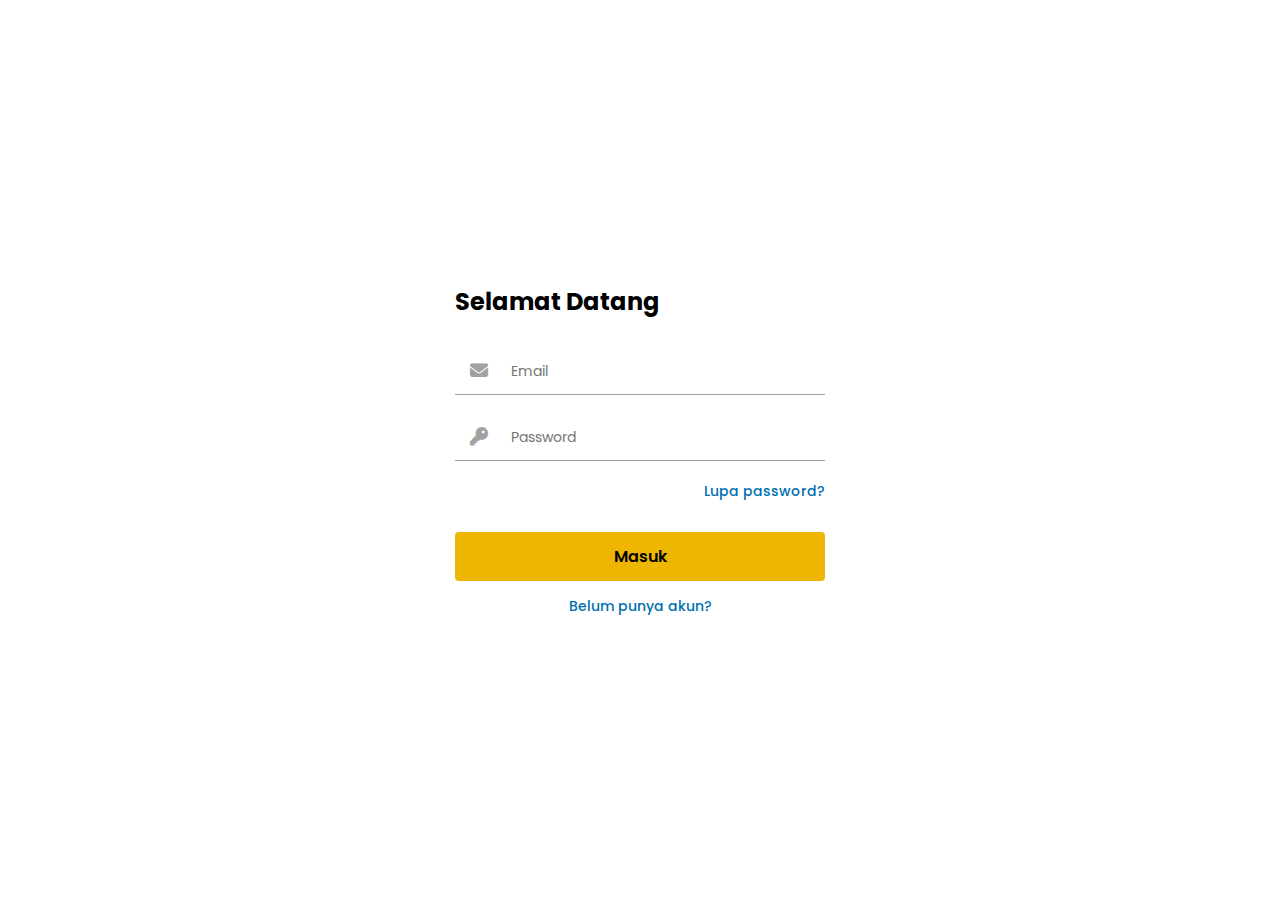
<file: sitta-praktik/index.html>
<!DOCTYPE html>
<html lang="id">

<head>
    <meta charset="UTF-8">
    <meta name="viewport" content="width=device-width, initial-scale=1.0">
    <title>Login - Selamat Datang</title>
    <link rel="stylesheet" href="https://cdnjs.cloudflare.com/ajax/libs/font-awesome/6.4.0/css/all.min.css">
    <link rel="preconnect" href="https://fonts.googleapis.com">
    <link rel="preconnect" href="https://fonts.gstatic.com" crossorigin>
    <link href="https://fonts.googleapis.com/css2?family=Poppins:wght@300;400;500;600;700&display=swap"
        rel="stylesheet">
    <link rel="stylesheet" href="css/style.css">
</head>

<body>
    <main class="main-login">
        <section class="login-container">
            <header>
                <h1 class="greeting">Selamat Datang</h1>
            </header>

            <form action="#" class="login-form">
                <div class="form-group">
                    <label for="email">
                        <i class="fa-solid fa-envelope"></i>
                    </label>
                    <input type="email" id="email" name="email" placeholder="Email" required>
                </div>

                <div class="form-group">
                    <label for="password">
                        <i class="fa-solid fa-key"></i>
                    </label>
                    <input type="password" id="password" name="password" placeholder="Password" required>
                </div>

                <div class="form-actions">
                    <button type="button" class="modal-btn" id="forgotPasswordBtn">
                        Lupa password?
                    </button>
                </div>

                <button type="submit" class="btn-submit">
                    Masuk
                </button>
            </form>

            <footer class="form-footer">
                <button type="button" class="modal-btn" id="signupBtn">
                    Belum punya akun?
                </button>
            </footer>
        </section>
    </main>

    <dialog id="forgotPasswordModal" class="modal">
        <div class="modal-content">
            <header class="modal-header">
                <h2>Lupa Password</h2>
                <button type="button" class="close-modal" aria-label="Close">
                    <i class="fa-solid fa-xmark"></i>
                </button>
            </header>
            <form class="modal-form">
                <p>Masukkan email Anda untuk reset password</p>
                <input type="email" placeholder="Email" required>
                <button type="submit">Kirim Link Reset</button>
            </form>
        </div>
    </dialog>

    <dialog id="signupModal" class="modal">
        <div class="modal-content">
            <header class="modal-header">
                <h2>Daftar Akun Baru</h2>
                <button type="button" class="close-modal" aria-label="Close">
                    <i class="fa-solid fa-xmark"></i>
                </button>
            </header>
            <form class="modal-form">
                <input type="text" placeholder="Nama Lengkap" required>
                <input type="email" placeholder="Email" required>
                <input type="password" placeholder="Password" required>
                <button type="submit">Daftar</button>
            </form>
        </div>
    </dialog>

    <script src="js/data.js"></script>
    <script src="js/script.js"></script>
</body>

</html>
</file>
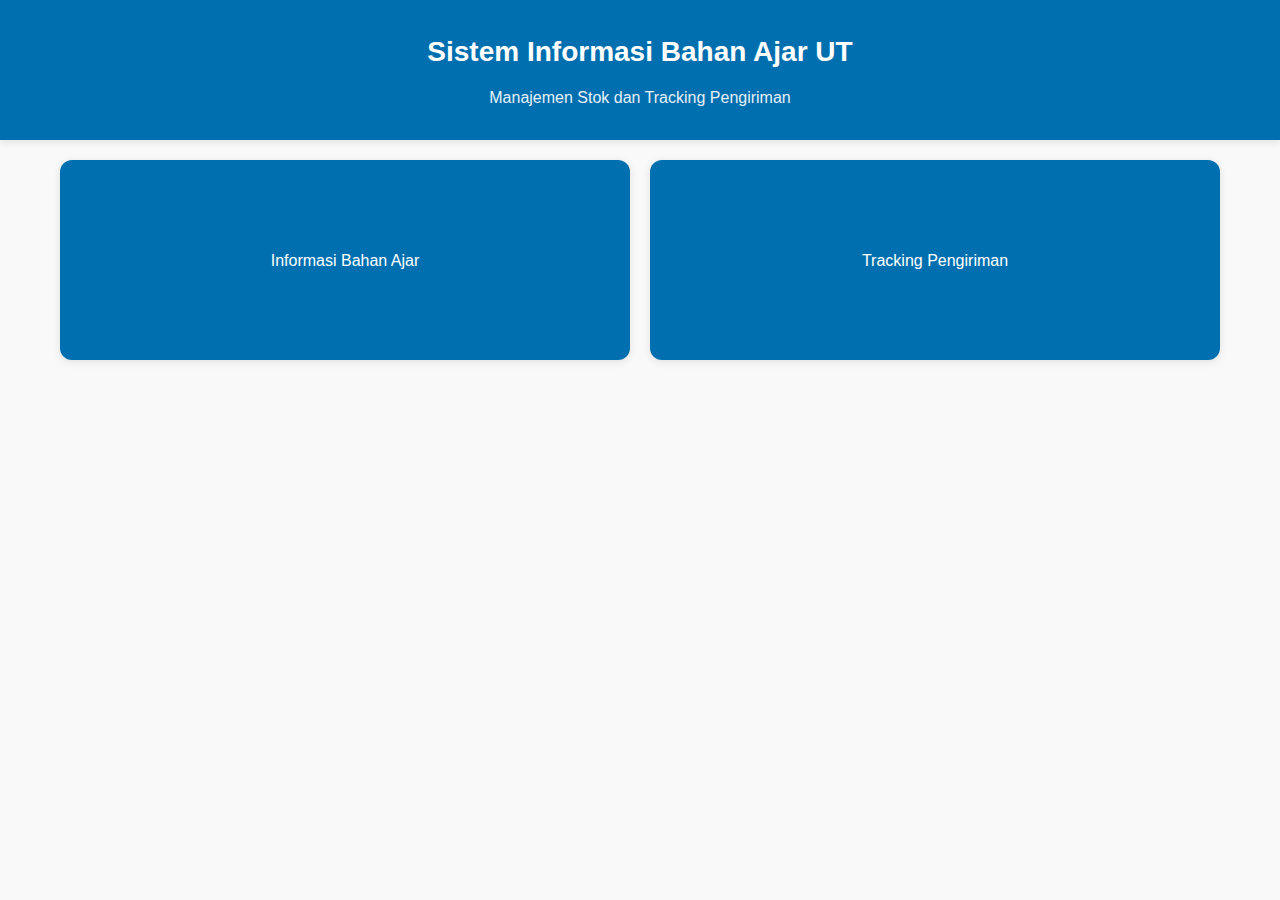
<file: tugas2-vue-ut/index.html>
<!DOCTYPE html>
<html lang="en">

<head>
    <meta charset="UTF-8">
    <meta name="viewport" content="width=device-width, initial-scale=1.0">
    <title>Dashboard</title>
    <link rel="stylesheet" href="css/style.css">
</head>

<body>
    <header class="main-header">
        <h1>Sistem Informasi Bahan Ajar UT</h1>
        <p>Manajemen Stok dan Tracking Pengiriman</p>
    </header>

    <nav class="navbar">
        <a href="stok.html">Informasi Bahan Ajar</a>
        <a href="tracking.html">Tracking Pengiriman</a>
    </nav>
</body>

</html>
</file>
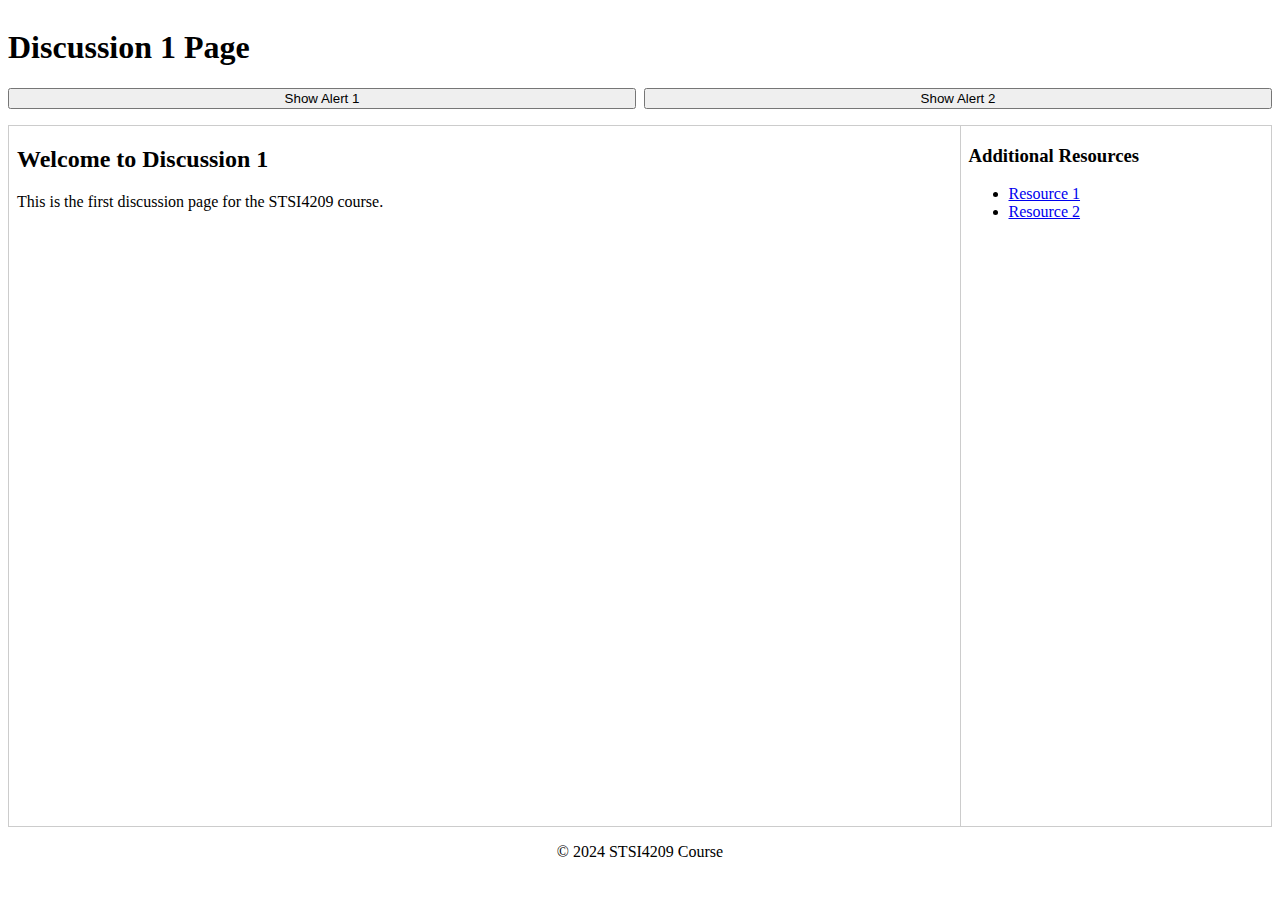
<file: discussion1.html>
<!DOCTYPE html>
<html lang="en">

<head>
    <meta charset="UTF-8">
    <meta name="viewport" content="width=device-width, initial-scale=1.0">
    <title>Discussion 1</title>
</head>

<body style="height: 100%; display:flex; flex-direction: column;">
    <header>
        <h1>Discussion 1 Page</h1>
    </header>
    <nav style="display: grid; grid-template-columns: repeat(2, auto); gap: 8px;">
        <button id="alert1">Show Alert 1</button>
        <button id="alert2">Show Alert 2</button>
    </nav>

    <main
        style="flex: 1; display: grid; grid-template-columns: 3fr 1fr; gap: 16px; margin-top: 16px; border: 1px solid #ccc;  min-height: calc(100vh - 200px);">
        <section style="padding-left: 8px;">
            <h2>Welcome to Discussion 1</h2>
            <p>This is the first discussion page for the STSI4209 course.</p>
        </section>
        <aside style="border-left: 1px solid #ccc; padding-left: 8px;">
            <h3>Additional Resources</h3>
            <ul>
                <li><a href="#">Resource 1</a></li>
                <li><a href="#">Resource 2</a></li>
            </ul>
        </aside>
    </main>
    <footer>
        <p style="text-align: center;">&copy; 2024 STSI4209 Course</p>
    </footer>
</body>
<script>
    document.getElementById('alert1').addEventListener('click', function () {
        alert('This is Alert 1!');
    });
    document.getElementById('alert2').addEventListener('click', function () {
        alert('This is Alert 2!');
    });
</script>

</html>
</file>
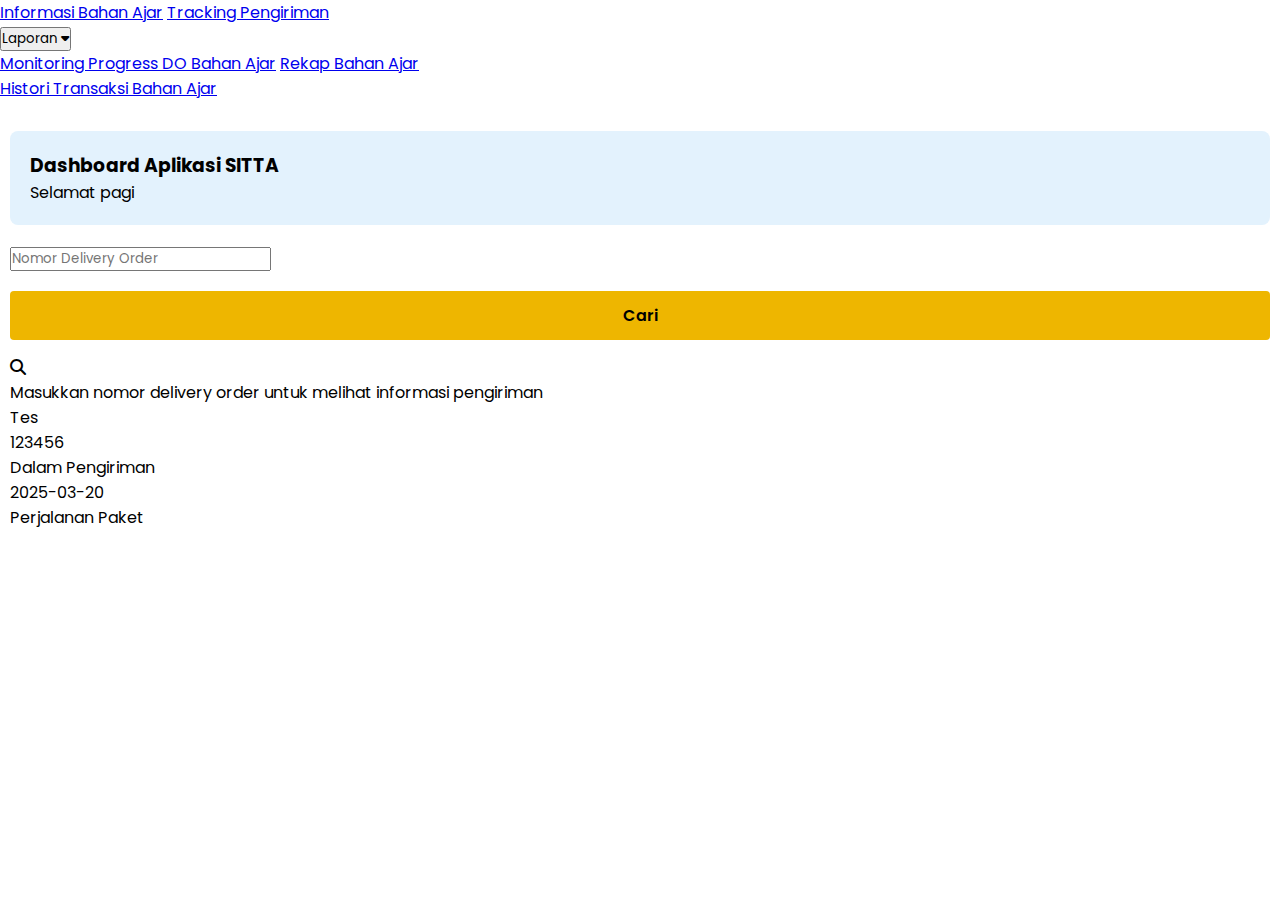
<file: sitta-praktik/dashboard.html>
<!DOCTYPE html>
<html lang="id">

<head>
    <meta charset="UTF-8">
    <meta name="viewport" content="width=device-width, initial-scale=1.0">
    <title>Dashboard</title>
    <link rel="stylesheet" href="https://cdnjs.cloudflare.com/ajax/libs/font-awesome/6.4.0/css/all.min.css">
    <link rel="preconnect" href="https://fonts.googleapis.com">
    <link rel="preconnect" href="https://fonts.gstatic.com" crossorigin>
    <link href="https://fonts.googleapis.com/css2?family=Poppins:wght@300;400;500;600;700&display=swap"
        rel="stylesheet">
    <link rel="stylesheet" href="css/style.css">
    <link rel="stylesheet" href="css/dashboard.css">
</head>

<body>
    <main>
        <nav class="navbar">
            <div>
                <a href="stok.html">Informasi Bahan Ajar</a>
                <a href="#">Tracking Pengiriman</a>
                <div class="dropdown">
                    <button class="dropbtn">Laporan
                        <i class="fa fa-caret-down"></i>
                    </button>
                    <div class="dropdown-content">
                        <a href="#">Monitoring Progress DO Bahan Ajar</a>
                        <a href="#">Rekap Bahan Ajar</a>
                    </div>
                </div>
                <a href="#">Histori Transaksi Bahan Ajar</a>
            </div>
            <p id="name"></p>
        </nav>
        <section class="dashboard-content">
            <div class="greeting-card">
                <h3>Dashboard Aplikasi SITTA</h3>
                <p id="greetingText"></p>
            </div>
            <div class="search-box">
                <input type="text" id="search-input" class="search-input" placeholder="Nomor Delivery Order" />
                <button type="button" id="search-btn" class="btn-submit">Cari</button>
            </div>
            <div class="placeholder-box" id="placeholderBox">
                <i class="fa-solid fa-search"></i>
                <p>Masukkan nomor delivery order untuk melihat informasi pengiriman</p>
            </div>
            <div class="result-box">
                <div class="user-info">
                    <div>
                        <p id="nama">Tes</p>
                        <p id="nomorDO">123456</p>
                    </div>
                    <div>
                        <p id="status">Dalam Pengiriman</p>
                        <p id="tanggalKirim">2025-03-20</p>
                    </div>
                </div>
                <div class="timeline">
                    <p class="timeline-header">Perjalanan Paket</p>
                </div>
        </section>
    </main>

    <script src="js/data.js"></script>
    <script src="js/dashboard.js"></script>
</body>

</html>
</file>
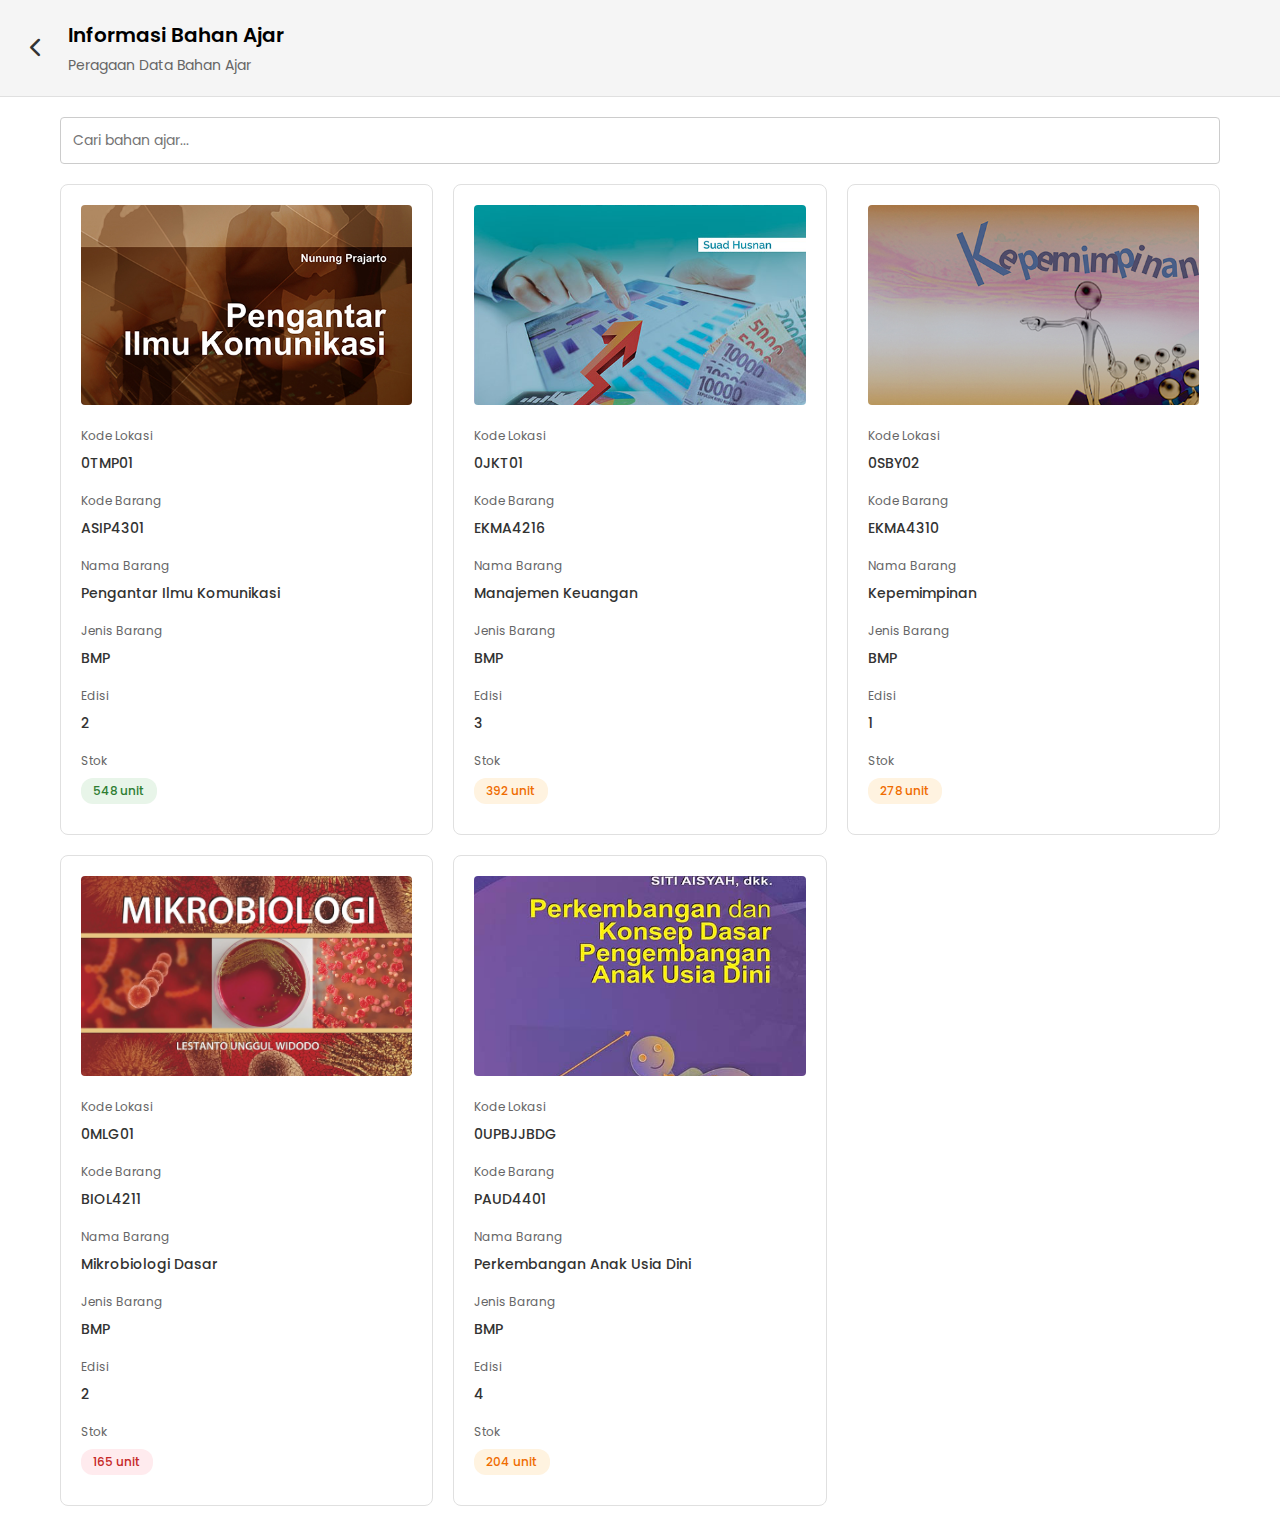
<file: sitta-praktik/stok.html>
<!DOCTYPE html>
<html lang="id">

<head>
    <meta charset="UTF-8">
    <meta name="viewport" content="width=device-width, initial-scale=1.0">
    <title>Stock</title>
    <link rel="stylesheet" href="https://cdnjs.cloudflare.com/ajax/libs/font-awesome/6.4.0/css/all.min.css">
    <link rel="preconnect" href="https://fonts.googleapis.com">
    <link rel="preconnect" href="https://fonts.gstatic.com" crossorigin>
    <link href="https://fonts.googleapis.com/css2?family=Poppins:wght@300;400;500;600;700&display=swap"
        rel="stylesheet">
    <link rel="stylesheet" href="css/style.css">
    <link rel="stylesheet" href="css/stok.css">
</head>

<body>
    <main>
        <header class="page-header">
            <button class="back-button" id="back-btn">
                <i class="fa-solid fa-chevron-left"></i>
            </button>
            <div class="header-text">
                <h2>Informasi Bahan Ajar</h2>
                <p>Peragaan Data Bahan Ajar</p>
            </div>
        </header>

        <section class="stock-container">
            <div class="search-filter">
                <input type="text" id="searchStock" placeholder="Cari bahan ajar..." class="search-input">
            </div>
            <div id="stockList" class="stock-list">
            </div>
        </section>
    </main>
    <script src="js/data.js"></script>
    <script src="js/stok.js"></script>
</body>

</html>
</file>
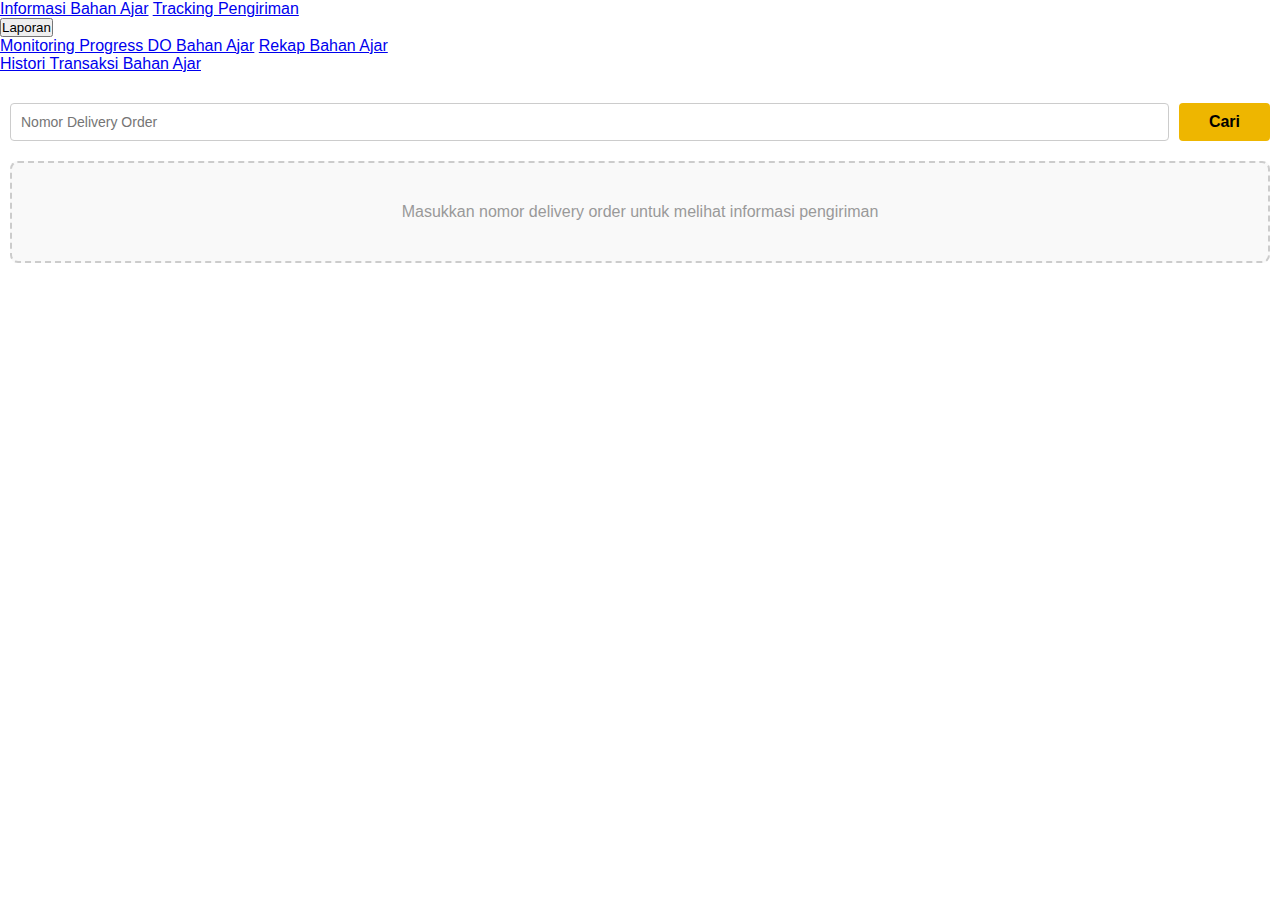
<file: sitta-praktik/tracking.html>
<!DOCTYPE html>
<html lang="en">

<head>
    <meta charset="UTF-8">
    <meta name="viewport" content="width=device-width, initial-scale=1.0">
    <title>Tracking Pengiriman</title>
    <link rel="stylesheet" href="css/style.css">
    <link rel="stylesheet" href="css/tracking.css">
</head>

<body>
    <main>
        <nav class="navbar">
            <a href="stok.html">Informasi Bahan Ajar</a>
            <a href="#">Tracking Pengiriman</a>
            <div class="dropdown">
                <button class="dropbtn">Laporan
                    <i class="fa fa-caret-down"></i>
                </button>
                <div class="dropdown-content">
                    <a href="#">Monitoring Progress DO Bahan Ajar</a>
                    <a href="#">Rekap Bahan Ajar</a>
                </div>
            </div>
            <a href="#">Histori Transaksi Bahan Ajar</a>
        </nav>
        <section class="dashboard-content">
            <div class="search-box">
                <input type="text" id="search-input" class="search-input" placeholder="Nomor Delivery Order" />
                <button type="button" id="search-btn" class="btn-submit">Cari</button>
            </div>
            <div class="placeholder-box" id="placeholderBox">
                <i class="fa-solid fa-search"></i>
                <p>Masukkan nomor delivery order untuk melihat informasi pengiriman</p>
            </div>

            <div class="result-box">
                <div class="user-info">
                    <div>
                        <p id="nama">Tes</p>
                        <p id="nomorDO">123456</p>
                    </div>
                    <div>
                        <p id="status">Dalam Pengiriman</p>
                        <p id="tanggalKirim">2025-03-20</p>
                    </div>
                </div>
                <div class="timeline">
                    <p class="timeline-header">Perjalanan Paket</p>
                </div>
            </div>
        </section>
    </main>

    <script src="js/data.js"></script>
    <script src="js/tracking.js"></script>
</body>

</html>
</file>
<file: sitta-praktik/css/style.css>
* {
  margin: 0;
  padding: 0;
  box-sizing: border-box;
  font-family: "Poppins", sans-serif;
}

.login-container {
  margin: 0 auto;
  padding: 40px;
  width: 450px;
  max-width: 90%;
}

.greeting {
  font-size: 24px;
  margin-bottom: 30px;
  font-weight: 700;
}

.main-login {
  display: flex;
  justify-content: center;
  align-items: center;
  height: 100vh;
}

.form-group {
  margin-bottom: 20px;
  display: grid;
  grid-template-columns: auto 1fr;
  background-color: #ffffff;
}

.form-group label {
  border-bottom: 1px solid #a1a1a1;
  display: flex;
  align-items: center;
}

.form-group i {
  margin: 0px 15px;
  color: #a1a1a1;
  font-size: 18px;
}

.form-group input {
  padding: 12px 8px;
  border: none;
  border-bottom: 1px solid #a1a1a1;
  font-size: 14px;
}

.form-actions {
  display: flex;
  justify-content: end;
  margin-bottom: 10px;
}

.modal-btn {
  background: none;
  border: none;
  color: #006faf;
  font-weight: 500;
  cursor: pointer;
  font-size: 14px;
}

.btn-submit {
  width: 100%;
  padding: 12px 0px;
  background-color: #eeb600;
  border-radius: 4px;
  border: none;
  margin-top: 20px;
  margin-bottom: 15px;
  font-weight: 600;
  font-size: 16px;
  cursor: pointer;
}

.btn-submit:hover {
  background-color: #d9a500;
}

.form-footer {
  display: flex;
  justify-content: center;
}

.modal {
  border: none;
  border-radius: 8px;
  padding: 0;
  max-width: 90%;
  width: 450px;
  box-shadow: 0 4px 6px rgba(0, 0, 0, 0.1);

  position: fixed;
  top: 50%;
  left: 50%;
  transform: translate(-50%, -50%);
  margin: 0;
}

.modal::backdrop {
  background: rgba(0, 0, 0, 0.5);
}

.modal-content {
  padding: 40px;
  background-color: #f9f9f9;
}

/* Modal Header */
.modal-header {
  display: flex;
  justify-content: space-between;
  align-items: center;
  margin-bottom: 30px;
}

.modal-header h2 {
  font-size: 24px;
  font-weight: 600;
  margin: 0;
}

.close-modal {
  background: none;
  border: none;
  font-size: 24px;
  cursor: pointer;
  color: #a1a1a1;
  padding: 0;
  width: 30px;
  height: 30px;
  display: flex;
  align-items: center;
  justify-content: center;
  transition: color 0.2s;
}

.close-modal:hover {
  color: #333;
}

/* Modal Form */
.modal-form {
  display: flex;
  flex-direction: column;
}

.modal-form p {
  color: #666;
  margin-bottom: 20px;
  font-size: 14px;
}

.modal-form input {
  padding: 12px;
  margin-bottom: 20px;
  border: none;
  border-bottom: 1px solid #a1a1a1;
  background-color: #ffffff;
  font-size: 14px;
  font-family: "Poppins", sans-serif;
  outline: none;
  transition: border-color 0.2s;
}

.modal-form input:focus {
  border-bottom: 2px solid #006faf;
}

.modal-form input::placeholder {
  color: #a1a1a1;
}

.modal-form button[type="submit"] {
  width: 100%;
  padding: 12px 0;
  background-color: #eeb600;
  border-radius: 4px;
  border: none;
  font-weight: 600;
  font-size: 16px;
  cursor: pointer;
  transition: background-color 0.2s;
}

.modal-form button[type="submit"]:hover {
  background-color: #d9a500;
}

.modal[open] {
  animation: slideDown 0.3s ease-out;
}

@keyframes slideDown {
  from {
    opacity: 0;
    transform: translate(-50%, -50%) scale(0.9);
  }
  to {
    opacity: 1;
    transform: translate(-50%, -50%) scale(1);
  }
}
</file>
<file: tugas2-vue-ut/css/style.css>
* {
  margin: 0;
  padding: 0;
  box-sizing: border-box;
}

html,
body {
  height: 100%;
}

body {
  font-family: "Poppins", -apple-system, BlinkMacSystemFont, "Segoe UI", Roboto, Oxygen, Ubuntu, Cantarell, sans-serif;
  background-color: #f9f9f9;
  color: #333;
  line-height: 1.6;
  display: flex;
  flex-direction: column;
}

.main-header {
  background-color: #006faf;
  color: white;
  text-align: center;
  padding: 30px 20px;
  box-shadow: 0 2px 8px rgba(0, 0, 0, 0.1);
}

.main-header h1 {
  font-size: 28px;
  font-weight: 600;
  margin: 0 0 10px 0;
}

.main-header p {
  font-size: 16px;
  margin: 0;
  opacity: 0.9;
}

.navbar {
  display: grid;
  grid-template-columns: 1fr 1fr;
  gap: 20px;
  padding: 20px;
  max-width: 1200px;
  width: 100%;
  margin: 0 auto;
  flex: 1;
  align-content: start;
}

.navbar a {
  background-color: #006faf;
  border-radius: 12px;
  font-size: 16px;
  color: white;
  text-align: center;
  padding: 60px 20px;
  text-decoration: none;
  transition: all 0.3s ease;
  box-shadow: 0 2px 8px rgba(0, 0, 0, 0.1);
  display: flex;
  align-items: center;
  justify-content: center;
  height: 100%;
  min-height: 200px;
}

.navbar #name {
  margin-right: 20px;
  font-weight: 600;
  color: #ffffff;
}

.navbar a:hover {
  background-color: #0089df;
  transform: translateY(-2px);
  box-shadow: 0 4px 12px rgba(0, 111, 175, 0.3);
}

/* Modal Styles */
.modal-stock {
  border: none;
  border-radius: 8px;
  padding: 0;
  max-width: 90%;
  width: 500px;
  box-shadow: 0 4px 6px rgba(0, 0, 0, 0.1);
  position: fixed;
  top: 50%;
  left: 50%;
  transform: translate(-50%, -50%);
  margin: 0;
  z-index: 1001;
  background: transparent;
}

/* Create custom backdrop behind the modal */
.modal-stock::backdrop {
  background: rgba(0, 0, 0, 0.5);
}

/* Fallback for when ::backdrop doesn't work with :open */
body:has(.modal-stock[open])::before {
  content: "";
  position: fixed;
  top: 0;
  left: 0;
  right: 0;
  bottom: 0;
  background: rgba(0, 0, 0, 0.5);
  z-index: 1000;
  animation: fadeIn 0.3s ease;
}

@keyframes fadeIn {
  from {
    opacity: 0;
  }
  to {
    opacity: 1;
  }
}

.modal-stock-content {
  padding: 30px;
  background: white;
  border-radius: 8px;
  position: relative;
  z-index: 1;
}

.modal-stock-header {
  display: flex;
  justify-content: space-between;
  align-items: center;
  margin-bottom: 20px;
}

.modal-stock-header h2 {
  margin: 0;
  font-size: 20px;
  font-weight: 600;
}

.close-modal {
  background: none;
  border: none;
  font-size: 24px;
  cursor: pointer;
  color: #666;
  padding: 5px;
  line-height: 1;
}

.close-modal:hover {
  color: #c62828;
}

.modal-stock-body img {
  width: 100%;
  height: 250px;
  object-fit: cover;
  border-radius: 4px;
  margin-bottom: 20px;
}

.detail-row {
  display: grid;
  grid-template-columns: 1fr 1fr;
  padding: 10px 0;
  border-bottom: 1px solid #e0e0e0;
  align-items: flex-start;
  gap: 20px;
}

.detail-row:last-child {
  border-bottom: none;
}

.detail-label {
  font-weight: 500;
  color: #666;
  flex-shrink: 0;
  min-width: 140px;
}

.detail-value {
  font-weight: 600;
  color: #333;
  flex-grow: 1;
}

.modal-stock[open] {
  animation: slideDown 0.3s ease-out;
}

@keyframes slideDown {
  from {
    opacity: 0;
    transform: translate(-50%, -50%) scale(0.9);
  }
  to {
    opacity: 1;
    transform: translate(-50%, -50%) scale(1);
  }
}

.action-button {
  margin-top: 20px;
  padding: 10px 20px;
  background-color: #006faf;
  color: white;
  border: none;
  border-radius: 4px;
  cursor: pointer;
  font-size: 14px;
}
</file>
<file: sitta-praktik/css/dashboard.css>
.dashboard-content {
  padding: 30px 10px 0px 10px;
}

.greeting-card {
  background-color: #e3f2fd;
  padding: 20px;
  border-radius: 8px;
  margin-bottom: 20px;
}
</file>
<file: sitta-praktik/css/stok.css>
/* Stock Page Styles */
.page-header {
  background-color: #f5f5f5;
  padding: 20px;
  display: flex;
  align-items: center;
  gap: 15px;
  border-bottom: 1px solid #e0e0e0;
}

.back-button {
  background: none;
  border: none;
  font-size: 20px;
  cursor: pointer;
  color: #333;
  padding: 5px 10px;
}

.back-button:hover {
  color: #006faf;
}

.header-text h2 {
  margin: 0;
  font-size: 20px;
  font-weight: 600;
}

.header-text p {
  margin: 5px 0 0 0;
  font-size: 14px;
  color: #666;
}

.stock-container {
  padding: 20px;
  max-width: 1200px;
  margin: 0 auto;
}

.search-filter {
  margin-bottom: 20px;
}

.search-filter .search-input {
  width: 100%;
  padding: 12px;
  border: 1px solid #ccc;
  border-radius: 4px;
  font-size: 14px;
}

.stock-list {
  display: grid;
  grid-template-columns: repeat(auto-fill, minmax(300px, 1fr));
  gap: 20px;
}

.stock-item {
  background-color: #fff;
  border: 1px solid #e0e0e0;
  border-radius: 8px;
  padding: 20px;
  cursor: pointer;
  transition: box-shadow 0.3s, transform 0.2s;
}

.stock-item:hover {
  box-shadow: 0 4px 12px rgba(0, 0, 0, 0.1);
  transform: translateY(-2px);
}

.stock-item-image {
  width: 100%;
  height: 200px;
  object-fit: cover;
  border-radius: 4px;
  margin-bottom: 15px;
  background-color: #f0f0f0;
}

.stock-item-info {
  display: flex;
  flex-direction: column;
  gap: 8px;
}

.stock-item-info .label {
  font-size: 12px;
  color: #666;
  margin: 0;
}

.stock-item-info .value {
  font-size: 14px;
  font-weight: 500;
  color: #333;
  margin: 0 0 10px 0;
}

.stock-badge {
  display: inline-block;
  padding: 4px 12px;
  background-color: #e3f2fd;
  color: #006faf;
  border-radius: 12px;
  font-size: 12px;
  font-weight: 500;
}

.stock-low {
  background-color: #ffebee;
  color: #c62828;
}

.stock-medium {
  background-color: #fff3e0;
  color: #ef6c00;
}

.stock-high {
  background-color: #e8f5e9;
  color: #2e7d32;
}

/* Modal Styles for Detail View */
.modal-stock {
  border: none;
  border-radius: 8px;
  padding: 0;
  max-width: 90%;
  width: 500px;
  box-shadow: 0 4px 6px rgba(0, 0, 0, 0.1);
  position: fixed;
  top: 50%;
  left: 50%;
  transform: translate(-50%, -50%);
  margin: 0;
}

.modal-stock::backdrop {
  background: rgba(0, 0, 0, 0.5);
}

.modal-stock-content {
  padding: 30px;
}

.modal-stock-header {
  display: flex;
  justify-content: space-between;
  align-items: center;
  margin-bottom: 20px;
}

.modal-stock-body img {
  width: 100%;
  height: 250px;
  object-fit: cover;
  border-radius: 4px;
  margin-bottom: 20px;
}

.detail-row {
  display: flex;
  justify-content: space-between;
  padding: 10px 0;
  border-bottom: 1px solid #e0e0e0;
}

.detail-row:last-child {
  border-bottom: none;
}

.detail-label {
  font-weight: 500;
  color: #666;
}

.detail-value {
  font-weight: 600;
  color: #333;
}

.modal-stock[open] {
  animation: slideDown 0.3s ease-out;
}

@keyframes slideDown {
  from {
    opacity: 0;
    transform: translate(-50%, -50%) scale(0.9);
  }
  to {
    opacity: 1;
    transform: translate(-50%, -50%) scale(1);
  }
}
</file>
<file: sitta-praktik/css/tracking.css>
.dashboard-content {
  padding: 30px 10px 0px 10px;
}

.search-box {
  display: flex;
  gap: 10px;
  align-items: center;
  margin-bottom: 20px;
}

.search-input {
  flex: 1;
  padding: 10px;
  border: 1px solid #ccc;
  border-radius: 4px;
  font-size: 14px;
}

.search-box .btn-submit {
  margin: 0;
  width: auto;
  padding: 10px 30px;
}

.user-info {
  margin-top: 20px;
  padding: 20px;
  border: 1px solid #006faf;
  border-radius: 8px;
  display: flex;
  justify-content: space-between;
}

.result-box {
  display: none;
}

.result-box.show {
  display: block;
}

.placeholder-box {
  margin-top: 20px;
  padding: 40px;
  border: 2px dashed #ccc;
  border-radius: 8px;
  text-align: center;
  color: #999;
  background-color: #f9f9f9;
}

.placeholder-box i {
  font-size: 48px;
  margin-bottom: 15px;
  color: #ccc;
}

.placeholder-box p {
  font-size: 16px;
  margin: 0;
}

.user-info div #nama {
  font-size: 18px;
  font-weight: 600;
  margin-bottom: 5px;
}

.timeline {
  margin-top: 20px;
  padding: 20px;
  border: 1px solid #006faf;
  border-radius: 8px;
}

.timeline-header {
  font-size: 16px;
  font-weight: 600;
  margin-bottom: 10px;
}

.timeline-item {
  display: flex;
  gap: 15px;
  position: relative;
  padding-bottom: 25px;
}

.timeline-item:not(:last-child)::before {
  content: "";
  position: absolute;
  left: 6px;
  top: 15px;
  bottom: 0;
  width: 2px;
  background-color: #e0e0e0;
}

.timeline-marker {
  width: 14px;
  height: 14px;
  border-radius: 50%;
  background-color: #ffa500;
  flex-shrink: 0;
  margin-top: 3px;
}

.timeline-date {
  font-size: 12px;
  color: #666;
  margin: 0 0 5px 0;
}

.timeline-description {
  font-size: 14px;
  color: #333;
  margin: 0;
}
</file>
